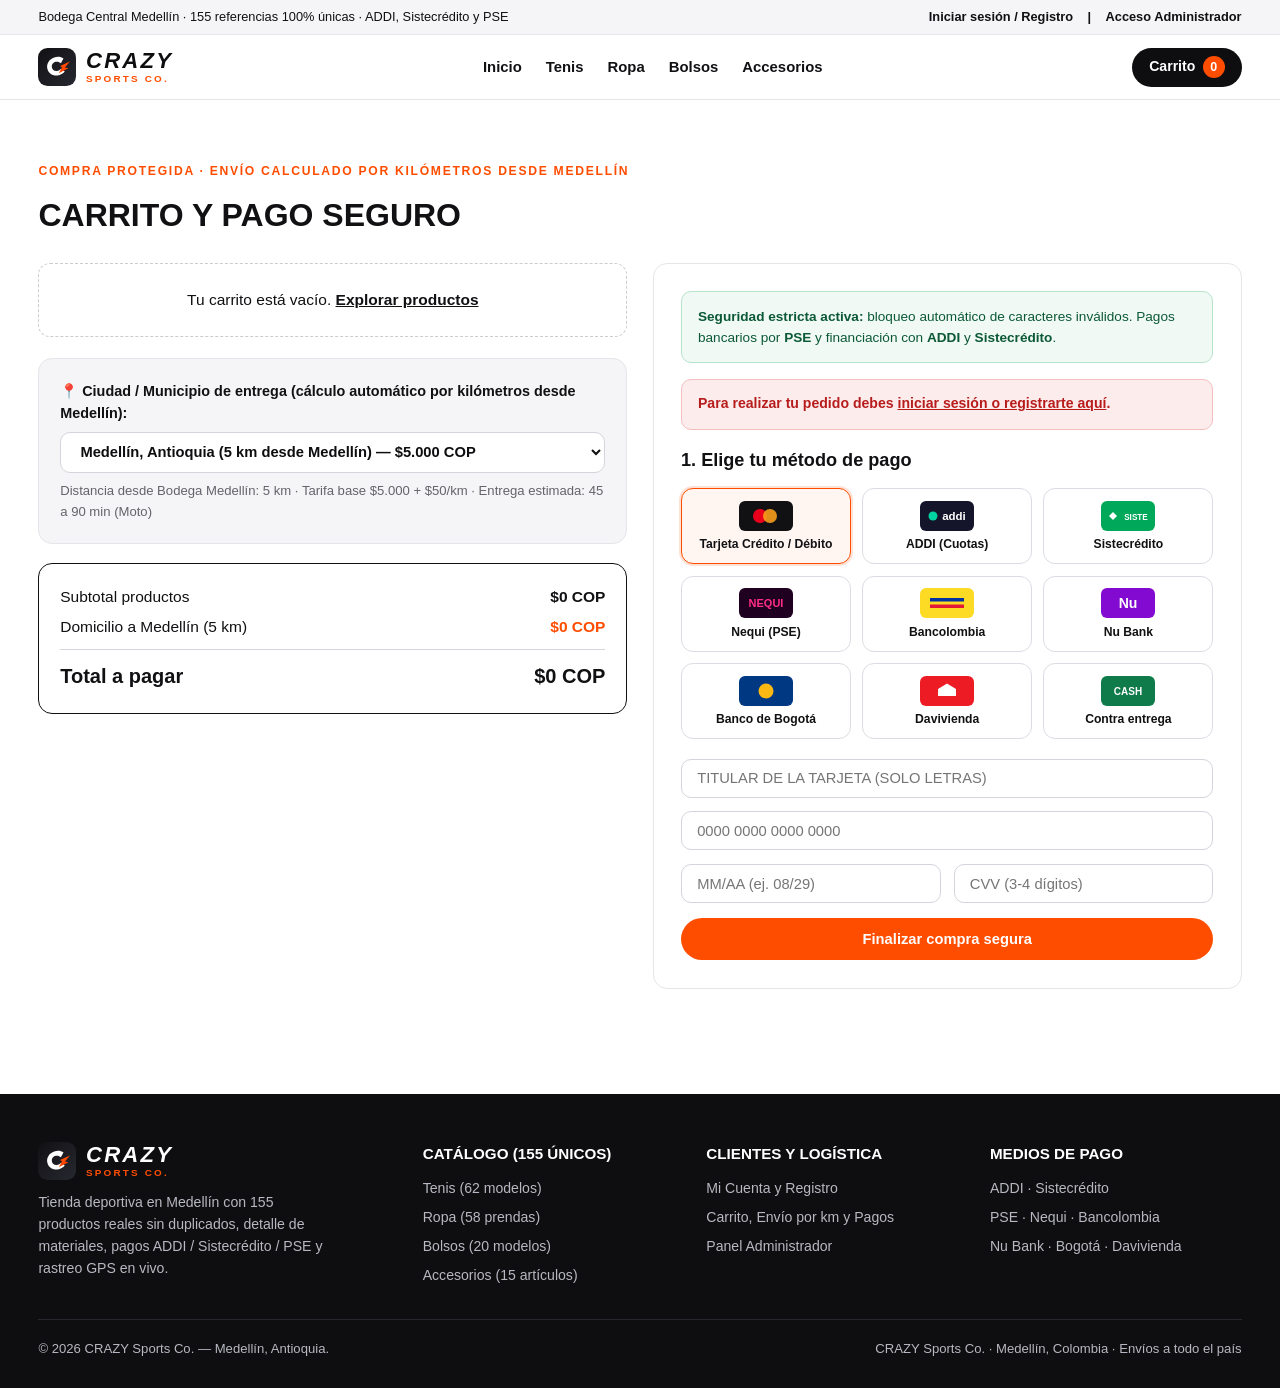
<file: crazy_store_web/checkout.html>
<!DOCTYPE html>
<html lang="es">
<head>
  <meta charset="UTF-8"><meta name="viewport" content="width=device-width, initial-scale=1.0">
  <title>Carrito y Pago Seguro | CRAZY</title>
  <link rel="stylesheet" href="css/styles.css">
</head>
<body>
  <div class="top-utility">
    <div class="contenedor top-utility-in">
      <span>Bodega Central Medellín · 155 referencias 100% únicas · ADDI, Sistecrédito y PSE</span>
      <div class="top-utility-links">
        <a href="cuenta.html" id="nav-user-label">Iniciar sesión / Registro</a>
        <span>|</span>
        <a href="admin.html">Acceso Administrador</a>
      </div>
    </div>
  </div>
  <header class="navbar">
    <div class="contenedor navbar-in">
      <a href="index.html" class="logo-crazy">
        <svg width="38" height="38" viewBox="0 0 44 44" fill="none" aria-hidden="true">
  <defs>
    <linearGradient id="crzGrad" x1="0" y1="0" x2="44" y2="44" gradientUnits="userSpaceOnUse">
      <stop offset="0%" stop-color="#111114"/><stop offset="100%" stop-color="#272730"/>
    </linearGradient>
    <linearGradient id="crzBolt" x1="18" y1="8" x2="36" y2="34" gradientUnits="userSpaceOnUse">
      <stop offset="0%" stop-color="#FF6B00"/><stop offset="100%" stop-color="#FF2E00"/>
    </linearGradient>
  </defs>
  <rect width="44" height="44" rx="11" fill="url(#crzGrad)"/>
  <path d="M29.5 12.2C26.8 10.1 22.8 9.6 18.8 10.9C13.2 12.7 9.8 17.8 10.7 23.4C11.6 28.8 16.7 32.5 22.7 31.8C26.2 31.4 29 29.7 31 27.3L26.8 24C25.5 25.5 23.8 26.4 21.7 26.5C18.4 26.7 16.1 24.7 16 21.6C15.9 18.4 18.4 16 21.8 16C23.7 16 25.3 16.7 26.5 17.8L29.5 12.2Z" fill="#FFFFFF"/>
  <path d="M25.5 20.8L37 15.5L31.2 22.6L35.2 23.4L24 29.2L27.8 22.4L25.5 20.8Z" fill="url(#crzBolt)"/>
</svg>
        <span class="logo-wordmark"><span class="logo-main">CRAZY</span><span class="logo-sub">Sports Co.</span></span>
      </a>
      <nav aria-label="Navegación principal">
        <ul class="nav-links">
          <li><a href="index.html">Inicio</a></li>
          <li><a href="tenis.html">Tenis</a></li>
          <li><a href="ropa.html">Ropa</a></li>
          <li><a href="bolsos.html">Bolsos</a></li>
          <li><a href="accesorios.html">Accesorios</a></li>
        </ul>
      </nav>
      <div class="nav-actions">
        <a href="checkout.html" class="btn-cart">Carrito <span class="badge-count" id="nav-cart-count">0</span></a>
      </div>
    </div>
  </header>
  <main class="seccion">
    <div class="contenedor">
      <span class="kicker">Compra protegida · Envío calculado por kilómetros desde Medellín</span>
      <h1 style="font-family:var(--fuente-display); font-size:2rem; text-transform:uppercase; margin-bottom:1.4rem;">Carrito y Pago Seguro</h1>

      <div class="grid-2" style="align-items:start;">
        <section>
          <div id="cart-items" style="display:flex; flex-direction:column; gap:0.85rem; margin-bottom:1.3rem;"></div>

          <div style="background:#f5f5f7; border:1.5px solid #e5e5ea; border-radius:14px; padding:1.3rem; margin-bottom:1.2rem;">
            <label for="checkout-city" style="display:block; font-weight:800; font-size:0.9rem; margin-bottom:0.45rem;">📍 Ciudad / Municipio de entrega (cálculo automático por kilómetros desde Medellín):</label>
            <select id="checkout-city" style="width:100%; font-weight:700; margin-bottom:0.55rem;"></select>
            <p id="checkout-city-meta" class="prod-meta"></p>
          </div>

          <div style="background:#ffffff; border:1.5px solid #111114; border-radius:14px; padding:1.3rem;">
            <div style="display:flex; justify-content:space-between; margin-bottom:0.4rem;">
              <span>Subtotal productos</span><strong id="c-subtotal">$0 COP</strong>
            </div>
            <div style="display:flex; justify-content:space-between; margin-bottom:0.6rem;">
              <span id="c-envio-lbl">Domicilio (calculado por km)</span><strong id="c-envio" style="color:#ff4d00;">$0 COP</strong>
            </div>
            <div style="display:flex; justify-content:space-between; font-size:1.25rem; border-top:1px solid #d5d5dc; padding-top:0.7rem;">
              <strong>Total a pagar</strong><strong id="c-total">$0 COP</strong>
            </div>
          </div>
        </section>

        <section style="border:1px solid #e5e5ea; border-radius:14px; padding:1.7rem;">
          <div class="security-box">
            <strong>Seguridad estricta activa:</strong> bloqueo automático de caracteres inválidos. Pagos bancarios por <strong>PSE</strong> y financiación con <strong>ADDI</strong> y <strong>Sistecrédito</strong>.
          </div>
          <div id="user-warning" class="alert-msg err" style="margin-top:0; margin-bottom:1rem;">
            Para realizar tu pedido debes <a href="cuenta.html" style="text-decoration:underline;">iniciar sesión o registrarte aquí</a>.
          </div>

          <h3 style="margin-bottom:0.35rem;">1. Elige tu método de pago</h3>
          <div class="bank-grid" id="bank-grid">
            <div class="bank-option selected" data-method="Tarjeta" data-bank="Crédito / Débito">
              <svg width="54" height="30" viewBox="0 0 54 30"><rect width="54" height="30" rx="6" fill="#111114"/><circle cx="21" cy="15" r="7" fill="#EB001B"/><circle cx="31" cy="15" r="7" fill="#F79E1B" fill-opacity="0.9"/></svg>
              <span class="bank-name">Tarjeta Crédito / Débito</span>
            </div>
            <div class="bank-option" data-method="ADDI" data-bank="ADDI">
              <svg width="54" height="30" viewBox="0 0 54 30"><rect width="54" height="30" rx="6" fill="#14142B"/><circle cx="13" cy="15" r="4.5" fill="#00D2A0"/><text x="34" y="19" text-anchor="middle" fill="#FFFFFF" font-family="Arial" font-weight="900" font-size="11.5">addi</text></svg>
              <span class="bank-name">ADDI (Cuotas)</span>
            </div>
            <div class="bank-option" data-method="Sistecredito" data-bank="Sistecrédito">
              <svg width="54" height="30" viewBox="0 0 54 30"><rect width="54" height="30" rx="6" fill="#00A859"/><path d="M8 15L12 11L16 15L12 19Z" fill="#FFFFFF"/><text x="35" y="18.5" text-anchor="middle" fill="#FFFFFF" font-family="Arial" font-weight="900" font-size="8.2">SISTE</text></svg>
              <span class="bank-name">Sistecrédito</span>
            </div>
            <div class="bank-option" data-method="PSE" data-bank="Nequi">
              <svg width="54" height="30" viewBox="0 0 54 30"><rect width="54" height="30" rx="6" fill="#200020"/><text x="27" y="19" text-anchor="middle" fill="#FF2D85" font-family="Arial" font-weight="900" font-size="11">NEQUI</text></svg>
              <span class="bank-name">Nequi (PSE)</span>
            </div>
            <div class="bank-option" data-method="PSE" data-bank="Bancolombia">
              <svg width="54" height="30" viewBox="0 0 54 30"><rect width="54" height="30" rx="6" fill="#FDDA24"/><rect x="10" y="10" width="34" height="3.5" fill="#0033A0"/><rect x="10" y="16.5" width="34" height="3.5" fill="#E31937"/></svg>
              <span class="bank-name">Bancolombia</span>
            </div>
            <div class="bank-option" data-method="PSE" data-bank="Nu Bank">
              <svg width="54" height="30" viewBox="0 0 54 30"><rect width="54" height="30" rx="6" fill="#820AD1"/><text x="27" y="20" text-anchor="middle" fill="#FFFFFF" font-family="Arial" font-weight="900" font-size="14">Nu</text></svg>
              <span class="bank-name">Nu Bank</span>
            </div>
            <div class="bank-option" data-method="PSE" data-bank="Banco de Bogotá">
              <svg width="54" height="30" viewBox="0 0 54 30"><rect width="54" height="30" rx="6" fill="#003882"/><circle cx="27" cy="15" r="7.5" fill="#FDB913"/></svg>
              <span class="bank-name">Banco de Bogotá</span>
            </div>
            <div class="bank-option" data-method="PSE" data-bank="Banco Davivienda">
              <svg width="54" height="30" viewBox="0 0 54 30"><rect width="54" height="30" rx="6" fill="#ED1C24"/><path d="M18 20V13L27 7.5L36 13V20H18Z" fill="#FFFFFF"/></svg>
              <span class="bank-name">Davivienda</span>
            </div>
            <div class="bank-option" data-method="Contra entrega" data-bank="Efectivo al recibir">
              <svg width="54" height="30" viewBox="0 0 54 30"><rect width="54" height="30" rx="6" fill="#0F7B4B"/><text x="27" y="19" text-anchor="middle" fill="#FFFFFF" font-family="Arial" font-weight="800" font-size="10">CASH</text></svg>
              <span class="bank-name">Contra entrega</span>
            </div>
          </div>

          <form id="form-pago" style="display:grid; gap:0.9rem;">
            <div id="sec-tarjeta" style="display:grid; gap:0.85rem;">
              <input type="text" id="t-titular" placeholder="TITULAR DE LA TARJETA (SOLO LETRAS)">
              <input type="text" id="t-numero" inputmode="numeric" maxlength="19" placeholder="0000 0000 0000 0000">
              <div class="grid-2" style="gap:0.8rem;">
                <input type="text" id="t-exp" inputmode="numeric" maxlength="5" placeholder="MM/AA (ej. 08/29)">
                <input type="password" id="t-cvv" inputmode="numeric" maxlength="4" placeholder="CVV (3-4 dígitos)">
              </div>
            </div>
            <div id="sec-credito" style="display:none; gap:0.85rem;">
              <div class="cuotas-box" id="credito-plan-info"></div>
              <select id="cr-cuotas"><option value="3">3 cuotas (0% interés)</option><option value="4">4 cuotas</option><option value="6">6 cuotas</option></select>
              <input type="text" id="cr-doc" inputmode="numeric" maxlength="10" placeholder="Cédula del titular (solo dígitos)">
              <input type="text" id="cr-cel" inputmode="numeric" maxlength="10" placeholder="Celular (10 dígitos, inicia en 3)">
            </div>
            <div id="sec-pse" style="display:none; gap:0.85rem;">
              <p class="prod-meta" id="pse-bank-desc" style="font-weight:700; color:#111114;"></p>
              <input type="text" id="p-doc" inputmode="numeric" maxlength="10" placeholder="Cédula (solo dígitos)">
              <input type="text" id="p-cel" inputmode="numeric" maxlength="10" placeholder="Celular (10 dígitos, inicia en 3)">
            </div>
            <div id="sec-contra" style="display:none;">
              <p class="prod-meta">El domiciliario cobrará el total en <strong>efectivo</strong> al entregar tu pedido.</p>
            </div>
            <button type="submit" class="btn btn-acento" id="btn-pagar" style="width:100%;">Finalizar compra segura</button>
            <div id="pago-msg" class="alert-msg"></div>
          </form>
        </section>
      </div>
    </div>
  </main>
  <footer class="footer">
    <div class="contenedor">
      <div class="footer-grid">
        <div>
          <a href="index.html" class="logo-crazy" style="color:#ffffff; margin-bottom:0.75rem;">
            <svg width="38" height="38" viewBox="0 0 44 44" fill="none" aria-hidden="true">
  <defs>
    <linearGradient id="crzGrad" x1="0" y1="0" x2="44" y2="44" gradientUnits="userSpaceOnUse">
      <stop offset="0%" stop-color="#111114"/><stop offset="100%" stop-color="#272730"/>
    </linearGradient>
    <linearGradient id="crzBolt" x1="18" y1="8" x2="36" y2="34" gradientUnits="userSpaceOnUse">
      <stop offset="0%" stop-color="#FF6B00"/><stop offset="100%" stop-color="#FF2E00"/>
    </linearGradient>
  </defs>
  <rect width="44" height="44" rx="11" fill="url(#crzGrad)"/>
  <path d="M29.5 12.2C26.8 10.1 22.8 9.6 18.8 10.9C13.2 12.7 9.8 17.8 10.7 23.4C11.6 28.8 16.7 32.5 22.7 31.8C26.2 31.4 29 29.7 31 27.3L26.8 24C25.5 25.5 23.8 26.4 21.7 26.5C18.4 26.7 16.1 24.7 16 21.6C15.9 18.4 18.4 16 21.8 16C23.7 16 25.3 16.7 26.5 17.8L29.5 12.2Z" fill="#FFFFFF"/>
  <path d="M25.5 20.8L37 15.5L31.2 22.6L35.2 23.4L24 29.2L27.8 22.4L25.5 20.8Z" fill="url(#crzBolt)"/>
</svg>
            <span class="logo-wordmark"><span class="logo-main">CRAZY</span><span class="logo-sub">Sports Co.</span></span>
          </a>
          <p style="font-size:0.88rem; max-width:300px;">Tienda deportiva en Medellín con 155 productos reales sin duplicados, detalle de materiales, pagos ADDI / Sistecrédito / PSE y rastreo GPS en vivo.</p>
        </div>
        <div>
          <h4>Catálogo (155 Únicos)</h4>
          <ul>
            <li><a href="tenis.html">Tenis (62 modelos)</a></li>
            <li><a href="ropa.html">Ropa (58 prendas)</a></li>
            <li><a href="bolsos.html">Bolsos (20 modelos)</a></li>
            <li><a href="accesorios.html">Accesorios (15 artículos)</a></li>
          </ul>
        </div>
        <div>
          <h4>Clientes y Logística</h4>
          <ul>
            <li><a href="cuenta.html">Mi Cuenta y Registro</a></li>
            <li><a href="checkout.html">Carrito, Envío por km y Pagos</a></li>
            <li><a href="admin.html">Panel Administrador</a></li>
          </ul>
        </div>
        <div>
          <h4>Medios de Pago</h4>
          <ul>
            <li>ADDI · Sistecrédito</li>
            <li>PSE · Nequi · Bancolombia</li>
            <li>Nu Bank · Bogotá · Davivienda</li>
          </ul>
        </div>
      </div>
      <div class="footer-bottom">
        <span>&copy; 2026 CRAZY Sports Co. — Medellín, Antioquia.</span>
        <span>CRAZY Sports Co. · Medellín, Colombia · Envíos a todo el país</span>
      </div>
    </div>
  </footer>
  <script src="js/database.js"></script><script src="js/app.js"></script>
  <script>
    let metodo = 'Tarjeta', banco = 'Crédito / Débito';
    const cities = CrazyDB.getCities();
    const citySel = document.getElementById('checkout-city');
    cities.forEach(c => {
      const o = document.createElement('option');
      o.value = c.id;
      o.textContent = `${c.ciudad}, ${c.depto} (${c.km} km desde Medellín) — ${CrazyUI.cop(c.costo)}`;
      citySel.appendChild(o);
    });

    function getCurrentCity() { return cities.find(c => c.id === citySel.value) || cities[0]; }

    function updateCreditoPreview() {
      const cart = CrazyDB.getCarrito();
      const city = getCurrentCity();
      const total = cart.reduce((s, i) => s + i.precio * i.cantidad, 0) + (cart.length ? city.costo : 0);
      const cuotas = Number(document.getElementById('cr-cuotas').value || 3);
      document.getElementById('credito-plan-info').innerHTML = `<strong>${banco}:</strong> ${cuotas} cuotas de <strong>${CrazyUI.cop(Math.round(total / cuotas))}</strong> (incluye envío por ${city.km} km).`;
    }

    function renderCart() {
      const cart = CrazyDB.getCarrito();
      const wrap = document.getElementById('cart-items');
      wrap.innerHTML = '';
      if (!cart.length) {
        wrap.innerHTML = '<div style="padding:1.5rem; border:1px dashed #ccc; border-radius:12px; text-align:center;">Tu carrito está vacío. <a href="tenis.html" style="text-decoration:underline; font-weight:700;">Explorar productos</a></div>';
      } else {
        cart.forEach((item, idx) => {
          const row = document.createElement('div');
          row.style.cssText = 'display:flex; gap:1rem; align-items:center; border:1px solid #e5e5ea; border-radius:12px; padding:0.85rem;';
          row.innerHTML = `<img src="${item.imagen}" onerror="this.onerror=null;this.src='${item.fallback}';" style="width:70px; height:70px; object-fit:contain; background:#f5f5f7; border-radius:8px; padding:4px;">
            <div style="flex:1;"><div style="font-weight:800; font-size:0.92rem;">${item.nombre}</div><div class="prod-meta">Talla: ${item.talla} · ${CrazyUI.cop(item.precio)}</div>
            <div style="display:flex; gap:0.45rem; align-items:center; margin-top:0.4rem;">
              <button type="button" class="page-btn" data-act="dec" data-i="${idx}">-</button><strong>${item.cantidad}</strong>
              <button type="button" class="page-btn" data-act="inc" data-i="${idx}">+</button>
              <button type="button" class="page-btn" data-act="del" data-i="${idx}" style="color:#c62828;">Quitar</button>
            </div></div><strong>${CrazyUI.cop(item.precio * item.cantidad)}</strong>`;
          wrap.appendChild(row);
        });
        wrap.querySelectorAll('button[data-act]').forEach(b => {
          b.onclick = () => {
            const c = CrazyDB.getCarrito(), i = Number(b.dataset.i);
            if (b.dataset.act === 'inc') c[i].cantidad++;
            if (b.dataset.act === 'dec') { c[i].cantidad--; if (c[i].cantidad <= 0) c.splice(i, 1); }
            if (b.dataset.act === 'del') c.splice(i, 1);
            CrazyDB.saveCarrito(c); CrazyUI.updateHeader(); renderCart();
          };
        });
      }
      const city = getCurrentCity();
      const sub = cart.reduce((s, i) => s + i.precio * i.cantidad, 0);
      const env = cart.length ? city.costo : 0;
      document.getElementById('checkout-city-meta').textContent = `Distancia desde Bodega Medellín: ${city.km} km · Tarifa base $5.000 + $50/km · Entrega estimada: ${city.tiempo}`;
      document.getElementById('c-subtotal').textContent = CrazyUI.cop(sub);
      document.getElementById('c-envio-lbl').textContent = `Domicilio a ${city.ciudad} (${city.km} km)`;
      document.getElementById('c-envio').textContent = CrazyUI.cop(env);
      document.getElementById('c-total').textContent = CrazyUI.cop(sub + env);
      updateCreditoPreview();
    }

    citySel.onchange = renderCart;
    document.getElementById('cr-cuotas').onchange = updateCreditoPreview;
    document.getElementById('t-titular').addEventListener('input', e => { e.target.value = e.target.value.replace(/[^a-zA-ZáéíóúÁÉÍÓÚñÑ\s]/g, '').toUpperCase(); });
    document.getElementById('t-numero').addEventListener('input', e => { const d = e.target.value.replace(/[^0-9]/g, '').slice(0, 16); e.target.value = d.replace(/(.{4})/g, '$1 ').trim(); });
    document.getElementById('t-exp').addEventListener('input', e => { let d = e.target.value.replace(/[^0-9]/g, '').slice(0, 4); if (d.length >= 3) d = d.slice(0, 2) + '/' + d.slice(2); e.target.value = d; });
    ['t-cvv', 'p-doc', 'p-cel', 'cr-doc', 'cr-cel'].forEach(id => {
      const max = id === 't-cvv' ? 4 : 10;
      document.getElementById(id).addEventListener('input', e => { e.target.value = e.target.value.replace(/[^0-9]/g, '').slice(0, max); });
    });

    document.querySelectorAll('.bank-option').forEach(opt => {
      opt.onclick = () => {
        document.querySelectorAll('.bank-option').forEach(x => x.classList.remove('selected'));
        opt.classList.add('selected');
        metodo = opt.dataset.method; banco = opt.dataset.bank;
        document.getElementById('sec-tarjeta').style.display = metodo === 'Tarjeta' ? 'grid' : 'none';
        document.getElementById('sec-credito').style.display = (metodo === 'ADDI' || metodo === 'Sistecredito') ? 'grid' : 'none';
        document.getElementById('sec-pse').style.display = metodo === 'PSE' ? 'grid' : 'none';
        document.getElementById('sec-contra').style.display = metodo === 'Contra entrega' ? 'block' : 'none';
        document.getElementById('pse-bank-desc').textContent = `Entidad seleccionada: ${banco} (certificación PSE).`;
        document.getElementById('btn-pagar').textContent = metodo === 'PSE' ? `Ir a PSE (${banco})` : (metodo === 'ADDI' || metodo === 'Sistecredito') ? `Pagar con ${banco}` : 'Finalizar compra segura';
        updateCreditoPreview();
      };
    });

    const ses = CrazyDB.getSesion();
    if (ses) {
      document.getElementById('user-warning').style.display = 'none';
      document.getElementById('p-doc').value = ses.cedula || '';
      document.getElementById('cr-doc').value = ses.cedula || '';
    }

    document.getElementById('form-pago').onsubmit = e => {
      e.preventDefault();
      const msg = document.getElementById('pago-msg'), cart = CrazyDB.getCarrito(), user = CrazyDB.getSesion(), city = getCurrentCity();
      if (!user) { msg.className = 'alert-msg err'; msg.textContent = 'Debes iniciar sesión antes de pagar.'; return; }
      if (!cart.length) { msg.className = 'alert-msg err'; msg.textContent = 'Tu carrito está vacío.'; return; }

      if (metodo === 'Tarjeta') {
        const tit = document.getElementById('t-titular').value.trim(), num = document.getElementById('t-numero').value.replace(/\s/g, ''), exp = document.getElementById('t-exp').value, cvv = document.getElementById('t-cvv').value;
        if (tit.length < 4 || num.length !== 16 || !/^(0[1-9]|1[0-2])\/[2-9][0-9]$/.test(exp) || cvv.length < 3) { msg.className = 'alert-msg err'; msg.textContent = 'Verifica los datos de tu tarjeta.'; return; }
        const ped = CrazyDB.registrarPedido({ nombre: user.nombre, cedula: user.cedula, correo: user.correo, direccion: user.direccion, city, metodo: 'Tarjeta', banco: 'Tarjeta •••• ' + num.slice(-4), cus: 'CARD-' + Math.floor(100000 + Math.random() * 900000) });
        msg.className = 'alert-msg ok'; msg.innerHTML = `¡Pago aprobado! Pedido <strong>${ped.codigo}</strong> salió con domiciliario ${ped.domiciliario}. <a href="admin.html" style="text-decoration:underline;">Seguir GPS</a>`;
        CrazyUI.updateHeader(); renderCart(); return;
      }
      if (metodo === 'ADDI' || metodo === 'Sistecredito') {
        const doc = document.getElementById('cr-doc').value.trim(), cel = document.getElementById('cr-cel').value.trim(), cuotas = document.getElementById('cr-cuotas').value;
        if (doc.length < 6 || !/^3[0-9]{9}$/.test(cel)) { msg.className = 'alert-msg err'; msg.textContent = 'Ingresa cédula y celular válidos.'; return; }
        const ped = CrazyDB.registrarPedido({ nombre: user.nombre, cedula: doc, correo: user.correo, direccion: user.direccion, city, metodo: `${banco} (${cuotas} cuotas)`, banco, cus: (metodo === 'ADDI' ? 'ADDI-' : 'SISTE-') + Math.floor(100000 + Math.random() * 900000) });
        msg.className = 'alert-msg ok'; msg.innerHTML = `¡Crédito ${banco} aprobado! Pedido <strong>${ped.codigo}</strong> en ruta GPS. <a href="admin.html" style="text-decoration:underline;">Ver mapa</a>`;
        CrazyUI.updateHeader(); renderCart(); return;
      }
      if (metodo === 'PSE') {
        const doc = document.getElementById('p-doc').value.trim(), cel = document.getElementById('p-cel').value.trim();
        if (doc.length < 6 || !/^3[0-9]{9}$/.test(cel)) { msg.className = 'alert-msg err'; msg.textContent = 'Ingresa cédula y celular válidos.'; return; }
        const total = cart.reduce((s, i) => s + i.precio * i.cantidad, 0) + city.costo;
        sessionStorage.setItem('crazy_pse_pending', JSON.stringify({ banco, doc, cel, total, city }));
        window.location.href = 'pse.html'; return;
      }
      const ped = CrazyDB.registrarPedido({ nombre: user.nombre, cedula: user.cedula, correo: user.correo, direccion: user.direccion, city, metodo: 'Contra entrega', banco: 'Efectivo', cus: 'COD-' + Math.floor(100000 + Math.random() * 900000) });
      msg.className = 'alert-msg ok'; msg.innerHTML = `¡Pedido <strong>${ped.codigo}</strong> confirmado contra entrega (Efectivo)! <a href="admin.html" style="text-decoration:underline;">Ver mapa GPS</a>`;
      CrazyUI.updateHeader(); renderCart();
    };
    renderCart();
  </script>
</body>
</html>
</file>
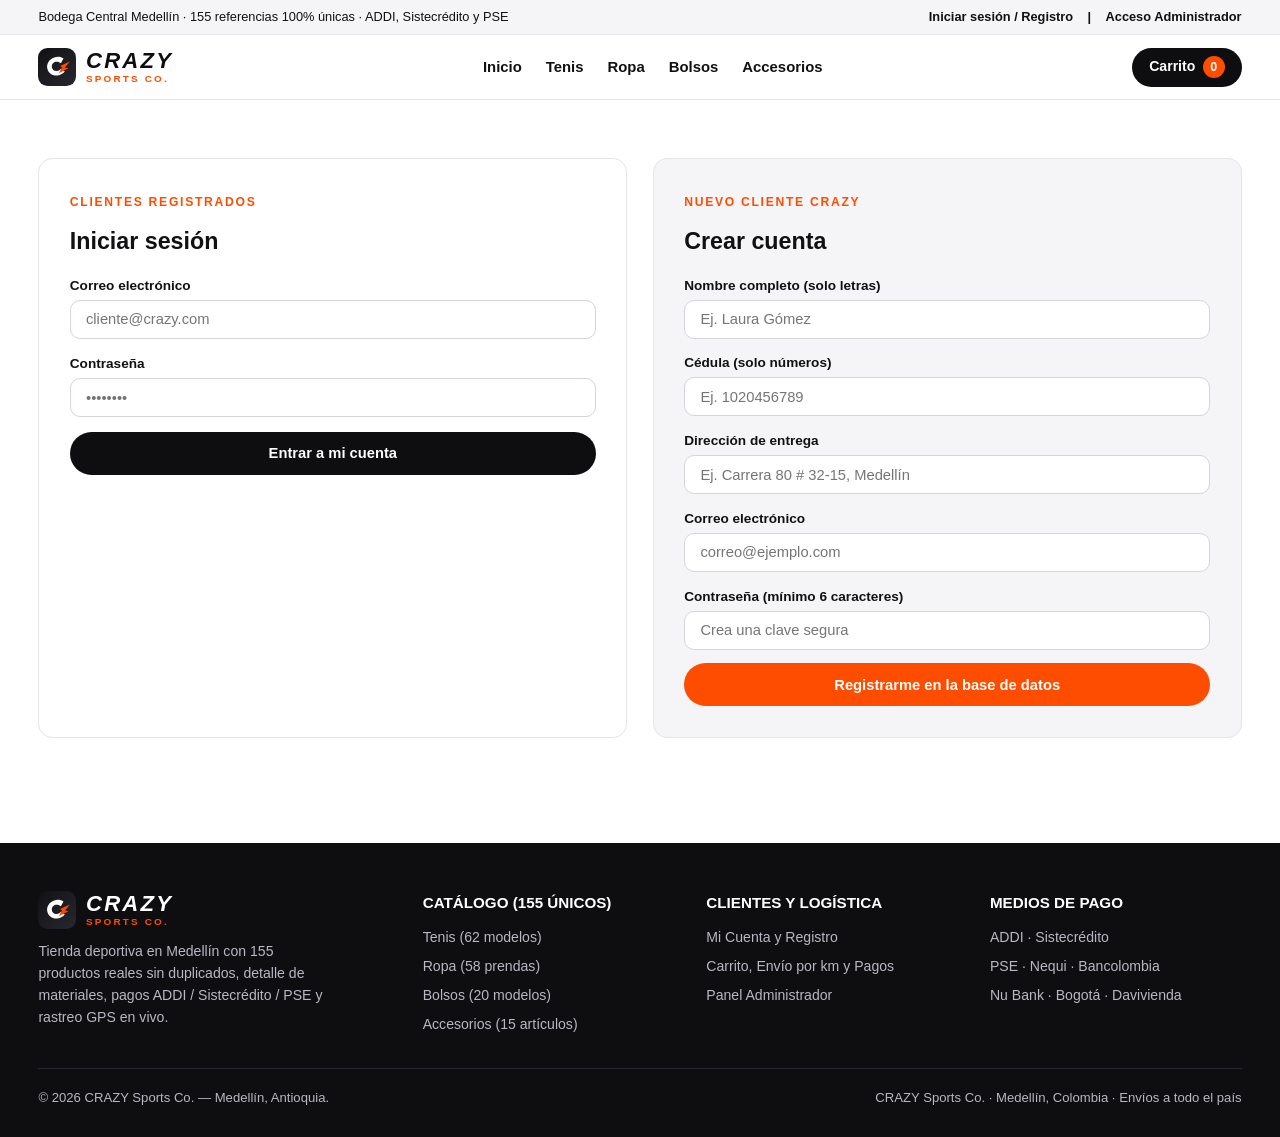
<file: crazy_store_web/cuenta.html>
<!DOCTYPE html>
<html lang="es">
<head>
  <meta charset="UTF-8">
  <meta name="viewport" content="width=device-width, initial-scale=1.0">
  <title>Mi Cuenta | CRAZY</title>
  <link rel="stylesheet" href="css/styles.css">
</head>
<body>
  <div class="top-utility">
    <div class="contenedor top-utility-in">
      <span>Bodega Central Medellín · 155 referencias 100% únicas · ADDI, Sistecrédito y PSE</span>
      <div class="top-utility-links">
        <a href="cuenta.html" id="nav-user-label">Iniciar sesión / Registro</a>
        <span>|</span>
        <a href="admin.html">Acceso Administrador</a>
      </div>
    </div>
  </div>
  <header class="navbar">
    <div class="contenedor navbar-in">
      <a href="index.html" class="logo-crazy">
        <svg width="38" height="38" viewBox="0 0 44 44" fill="none" aria-hidden="true">
  <defs>
    <linearGradient id="crzGrad" x1="0" y1="0" x2="44" y2="44" gradientUnits="userSpaceOnUse">
      <stop offset="0%" stop-color="#111114"/><stop offset="100%" stop-color="#272730"/>
    </linearGradient>
    <linearGradient id="crzBolt" x1="18" y1="8" x2="36" y2="34" gradientUnits="userSpaceOnUse">
      <stop offset="0%" stop-color="#FF6B00"/><stop offset="100%" stop-color="#FF2E00"/>
    </linearGradient>
  </defs>
  <rect width="44" height="44" rx="11" fill="url(#crzGrad)"/>
  <path d="M29.5 12.2C26.8 10.1 22.8 9.6 18.8 10.9C13.2 12.7 9.8 17.8 10.7 23.4C11.6 28.8 16.7 32.5 22.7 31.8C26.2 31.4 29 29.7 31 27.3L26.8 24C25.5 25.5 23.8 26.4 21.7 26.5C18.4 26.7 16.1 24.7 16 21.6C15.9 18.4 18.4 16 21.8 16C23.7 16 25.3 16.7 26.5 17.8L29.5 12.2Z" fill="#FFFFFF"/>
  <path d="M25.5 20.8L37 15.5L31.2 22.6L35.2 23.4L24 29.2L27.8 22.4L25.5 20.8Z" fill="url(#crzBolt)"/>
</svg>
        <span class="logo-wordmark"><span class="logo-main">CRAZY</span><span class="logo-sub">Sports Co.</span></span>
      </a>
      <nav aria-label="Navegación principal">
        <ul class="nav-links">
          <li><a href="index.html">Inicio</a></li>
          <li><a href="tenis.html">Tenis</a></li>
          <li><a href="ropa.html">Ropa</a></li>
          <li><a href="bolsos.html">Bolsos</a></li>
          <li><a href="accesorios.html">Accesorios</a></li>
        </ul>
      </nav>
      <div class="nav-actions">
        <a href="checkout.html" class="btn-cart">Carrito <span class="badge-count" id="nav-cart-count">0</span></a>
      </div>
    </div>
  </header>

  <main class="seccion">
    <div class="contenedor">
      <div id="sesion-activa-box" style="display:none; background:#f5f5f7; border:1px solid #e5e5ea; border-radius:14px; padding:1.6rem; margin-bottom:2rem;">
        <span class="kicker">Sesión activa</span>
        <h2 id="ses-nombre" style="margin-bottom:0.35rem;"></h2>
        <p id="ses-datos" class="prod-meta" style="margin-bottom:1.1rem;"></p>
        <div style="display:flex; gap:0.8rem; flex-wrap:wrap;">
          <a href="checkout.html" class="btn btn-acento">Ir a mi carrito</a>
          <a href="tenis.html" class="btn btn-negro">Seguir comprando</a>
          <button type="button" class="btn btn-borde" id="btn-logout">Cerrar sesión</button>
        </div>
      </div>

      <div class="grid-2">
        <section style="border:1px solid #e5e5ea; border-radius:14px; padding:1.9rem;">
          <span class="kicker">Clientes registrados</span>
          <h2 style="margin-bottom:1rem;">Iniciar sesión</h2>
          <form id="form-login" style="display:grid; gap:0.9rem;">
            <div>
              <label for="l-correo" style="display:block; font-weight:700; font-size:0.85rem; margin-bottom:0.25rem;">Correo electrónico</label>
              <input type="email" id="l-correo" required placeholder="cliente@crazy.com" style="width:100%;">
            </div>
            <div>
              <label for="l-pass" style="display:block; font-weight:700; font-size:0.85rem; margin-bottom:0.25rem;">Contraseña</label>
              <input type="password" id="l-pass" required placeholder="••••••••" style="width:100%;">
            </div>
            <button type="submit" class="btn btn-negro">Entrar a mi cuenta</button>
            <div id="login-msg" class="alert-msg"></div>
          </form>
        </section>

        <section style="background:#f5f5f7; border:1px solid #e5e5ea; border-radius:14px; padding:1.9rem;">
          <span class="kicker">Nuevo cliente CRAZY</span>
          <h2 style="margin-bottom:1rem;">Crear cuenta</h2>
          <form id="form-reg" style="display:grid; gap:0.85rem;">
            <div>
              <label for="r-nombre" style="display:block; font-weight:700; font-size:0.85rem; margin-bottom:0.25rem;">Nombre completo (solo letras)</label>
              <input type="text" id="r-nombre" required placeholder="Ej. Laura Gómez" style="width:100%;">
            </div>
            <div>
              <label for="r-cedula" style="display:block; font-weight:700; font-size:0.85rem; margin-bottom:0.25rem;">Cédula (solo números)</label>
              <input type="text" id="r-cedula" required inputmode="numeric" maxlength="10" placeholder="Ej. 1020456789" style="width:100%;">
            </div>
            <div>
              <label for="r-dir" style="display:block; font-weight:700; font-size:0.85rem; margin-bottom:0.25rem;">Dirección de entrega</label>
              <input type="text" id="r-dir" required placeholder="Ej. Carrera 80 # 32-15, Medellín" style="width:100%;">
            </div>
            <div>
              <label for="r-correo" style="display:block; font-weight:700; font-size:0.85rem; margin-bottom:0.25rem;">Correo electrónico</label>
              <input type="email" id="r-correo" required placeholder="correo@ejemplo.com" style="width:100%;">
            </div>
            <div>
              <label for="r-pass" style="display:block; font-weight:700; font-size:0.85rem; margin-bottom:0.25rem;">Contraseña (mínimo 6 caracteres)</label>
              <input type="password" id="r-pass" required minlength="6" placeholder="Crea una clave segura" style="width:100%;">
            </div>
            <button type="submit" class="btn btn-acento">Registrarme en la base de datos</button>
            <div id="reg-msg" class="alert-msg"></div>
          </form>
        </section>
      </div>
    </div>
  </main>

  <footer class="footer">
    <div class="contenedor">
      <div class="footer-grid">
        <div>
          <a href="index.html" class="logo-crazy" style="color:#ffffff; margin-bottom:0.75rem;">
            <svg width="38" height="38" viewBox="0 0 44 44" fill="none" aria-hidden="true">
  <defs>
    <linearGradient id="crzGrad" x1="0" y1="0" x2="44" y2="44" gradientUnits="userSpaceOnUse">
      <stop offset="0%" stop-color="#111114"/><stop offset="100%" stop-color="#272730"/>
    </linearGradient>
    <linearGradient id="crzBolt" x1="18" y1="8" x2="36" y2="34" gradientUnits="userSpaceOnUse">
      <stop offset="0%" stop-color="#FF6B00"/><stop offset="100%" stop-color="#FF2E00"/>
    </linearGradient>
  </defs>
  <rect width="44" height="44" rx="11" fill="url(#crzGrad)"/>
  <path d="M29.5 12.2C26.8 10.1 22.8 9.6 18.8 10.9C13.2 12.7 9.8 17.8 10.7 23.4C11.6 28.8 16.7 32.5 22.7 31.8C26.2 31.4 29 29.7 31 27.3L26.8 24C25.5 25.5 23.8 26.4 21.7 26.5C18.4 26.7 16.1 24.7 16 21.6C15.9 18.4 18.4 16 21.8 16C23.7 16 25.3 16.7 26.5 17.8L29.5 12.2Z" fill="#FFFFFF"/>
  <path d="M25.5 20.8L37 15.5L31.2 22.6L35.2 23.4L24 29.2L27.8 22.4L25.5 20.8Z" fill="url(#crzBolt)"/>
</svg>
            <span class="logo-wordmark"><span class="logo-main">CRAZY</span><span class="logo-sub">Sports Co.</span></span>
          </a>
          <p style="font-size:0.88rem; max-width:300px;">Tienda deportiva en Medellín con 155 productos reales sin duplicados, detalle de materiales, pagos ADDI / Sistecrédito / PSE y rastreo GPS en vivo.</p>
        </div>
        <div>
          <h4>Catálogo (155 Únicos)</h4>
          <ul>
            <li><a href="tenis.html">Tenis (62 modelos)</a></li>
            <li><a href="ropa.html">Ropa (58 prendas)</a></li>
            <li><a href="bolsos.html">Bolsos (20 modelos)</a></li>
            <li><a href="accesorios.html">Accesorios (15 artículos)</a></li>
          </ul>
        </div>
        <div>
          <h4>Clientes y Logística</h4>
          <ul>
            <li><a href="cuenta.html">Mi Cuenta y Registro</a></li>
            <li><a href="checkout.html">Carrito, Envío por km y Pagos</a></li>
            <li><a href="admin.html">Panel Administrador</a></li>
          </ul>
        </div>
        <div>
          <h4>Medios de Pago</h4>
          <ul>
            <li>ADDI · Sistecrédito</li>
            <li>PSE · Nequi · Bancolombia</li>
            <li>Nu Bank · Bogotá · Davivienda</li>
          </ul>
        </div>
      </div>
      <div class="footer-bottom">
        <span>&copy; 2026 CRAZY Sports Co. — Medellín, Antioquia.</span>
        <span>CRAZY Sports Co. · Medellín, Colombia · Envíos a todo el país</span>
      </div>
    </div>
  </footer>
  <script src="js/database.js"></script>
  <script src="js/app.js"></script>
  <script>
    document.getElementById('r-cedula').addEventListener('input', e => { e.target.value = e.target.value.replace(/[^0-9]/g, '').slice(0, 10); });
    document.getElementById('r-nombre').addEventListener('input', e => { e.target.value = e.target.value.replace(/[^a-zA-ZáéíóúÁÉÍÓÚñÑ\s]/g, ''); });

    function checkSession() {
      const s = CrazyDB.getSesion();
      const box = document.getElementById('sesion-activa-box');
      if (s) {
        box.style.display = 'block';
        document.getElementById('ses-nombre').textContent = s.nombre;
        document.getElementById('ses-datos').textContent = `Cédula: ${s.cedula} · Correo: ${s.correo} · Dirección: ${s.direccion}`;
      } else {
        box.style.display = 'none';
      }
      CrazyUI.updateHeader();
    }

    document.getElementById('btn-logout').onclick = () => { CrazyDB.logout(); checkSession(); };
    document.getElementById('form-login').onsubmit = e => {
      e.preventDefault();
      const res = CrazyDB.login(document.getElementById('l-correo').value.trim(), document.getElementById('l-pass').value);
      const m = document.getElementById('login-msg');
      if (!res.ok) { m.className = 'alert-msg err'; m.textContent = res.msg; return; }
      m.className = 'alert-msg ok'; m.textContent = '¡Bienvenido de nuevo, ' + res.user.nombre + '!';
      checkSession();
    };
    document.getElementById('form-reg').onsubmit = e => {
      e.preventDefault();
      const ced = document.getElementById('r-cedula').value.trim();
      const m = document.getElementById('reg-msg');
      if (ced.length < 6) { m.className = 'alert-msg err'; m.textContent = 'Ingresa una cédula válida (6 a 10 dígitos).'; return; }
      const res = CrazyDB.registrarUsuario({
        nombre: document.getElementById('r-nombre').value.trim(), cedula: ced,
        direccion: document.getElementById('r-dir').value.trim(),
        correo: document.getElementById('r-correo').value.trim(), pass: document.getElementById('r-pass').value
      });
      if (!res.ok) { m.className = 'alert-msg err'; m.textContent = res.msg; return; }
      m.className = 'alert-msg ok'; m.textContent = 'Registro exitoso. Tus datos quedaron guardados en CRAZY.';
      e.target.reset();
      checkSession();
    };
    checkSession();
  </script>
</body>
</html>
</file>
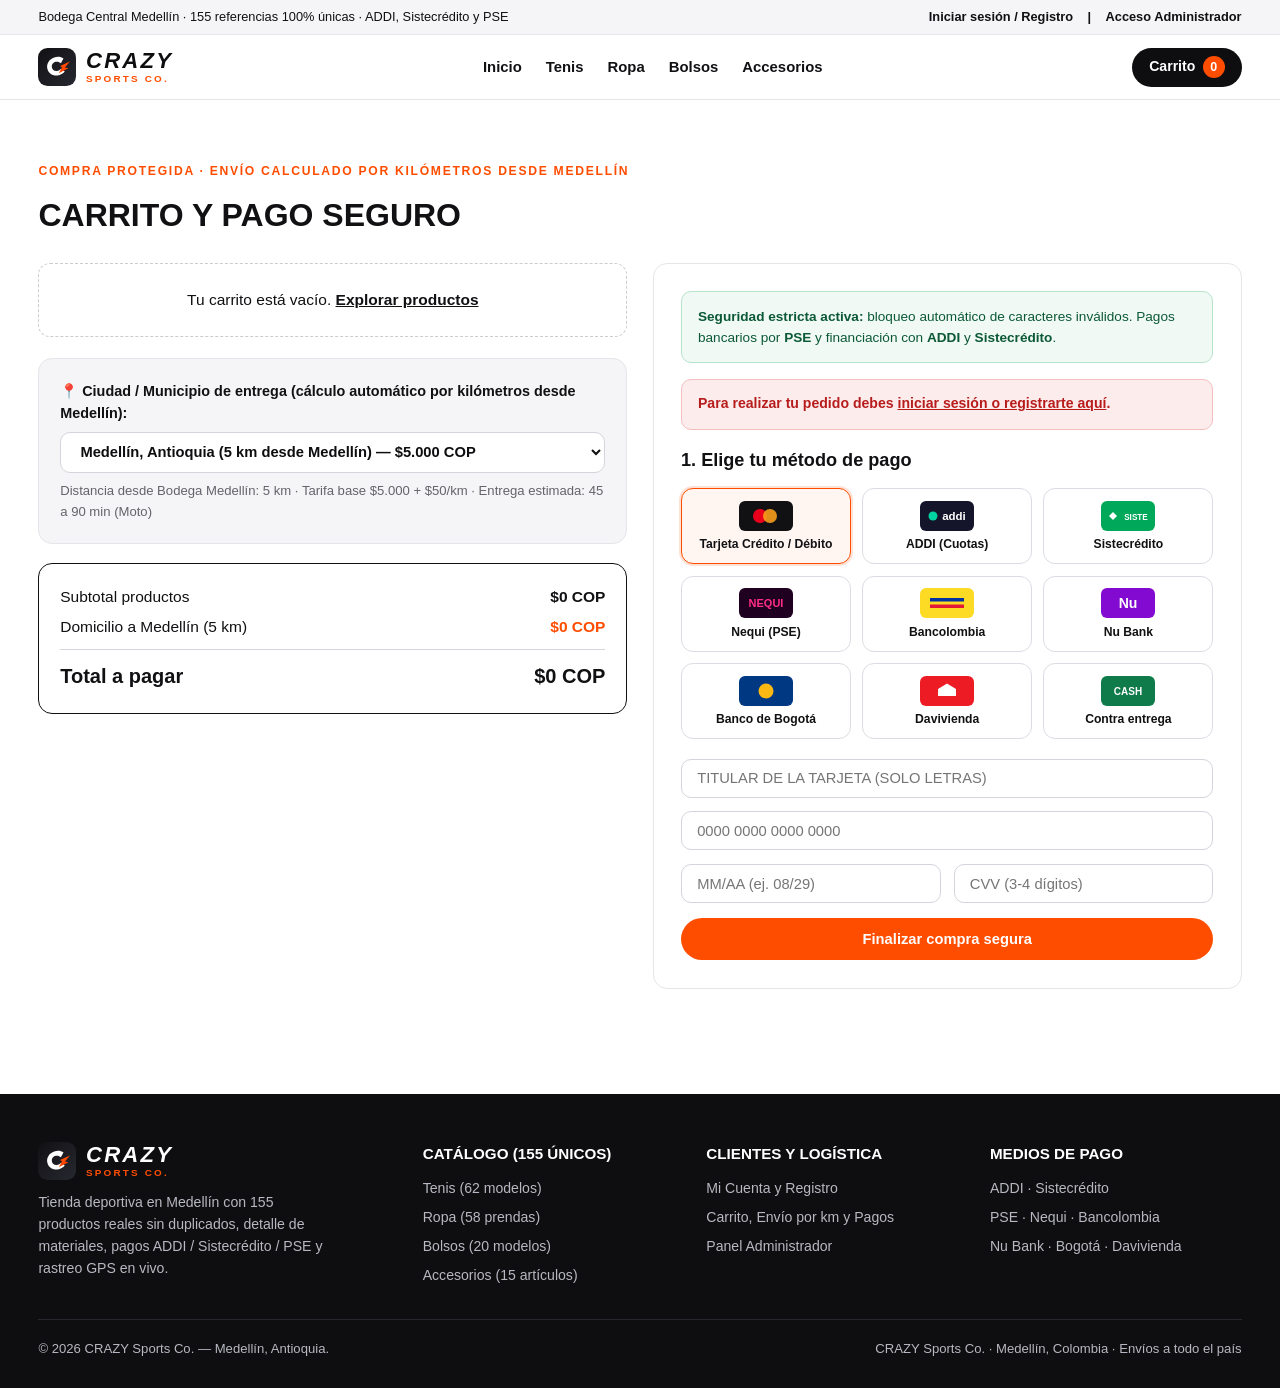
<file: crazy_store_web/pse.html>
<!DOCTYPE html>
<html lang="es">
<head>
  <meta charset="UTF-8">
  <meta name="viewport" content="width=device-width, initial-scale=1.0">
  <title>Certificación Bancaria PSE | CRAZY</title>
  <link rel="stylesheet" href="css/styles.css">
</head>
<body style="background:#f2f5f9;">
  <header style="background:#003366; color:#ffffff; padding:1rem 0; border-bottom:4px solid #f5b800;">
    <div class="contenedor" style="display:flex; justify-content:space-between; align-items:center;">
      <div style="display:flex; align-items:center; gap:0.75rem;">
        <div style="background:#ffffff; color:#003366; font-weight:900; padding:0.3rem 0.7rem; border-radius:6px;">PSE</div>
        <strong>Pagos Seguros en Línea · Certificación de Identidad</strong>
      </div>
      <span style="font-size:0.84rem;">Conexión cifrada TLS 1.3</span>
    </div>
  </header>
  <main class="seccion">
    <div class="contenedor" style="max-width:680px;">
      <div style="background:#ffffff; border:1px solid #d5dee8; border-radius:14px; padding:2rem; box-shadow:0 12px 30px rgba(0,51,102,0.08);">
        <span class="kicker" style="color:#003366;">Comercio verificado: CRAZY Sports Co.</span>
        <h1 style="font-size:1.55rem; margin-bottom:0.6rem;">Certificación de pago bancario</h1>
        <p class="prod-meta" style="margin-bottom:1.1rem;">Verifica el total (incluye envío desde Medellín) e ingresa tu clave dinámica de 6 dígitos.</p>
        <div style="background:#f5f8fc; border:1px solid #d5dee8; border-radius:10px; padding:1rem 1.2rem; margin-bottom:1.3rem; display:grid; gap:0.45rem; font-size:0.92rem;">
          <div><strong>Entidad financiera:</strong> <span id="pse-banco"></span></div>
          <div><strong>Código Único de Seguimiento (CUS):</strong> <span id="pse-cus"></span></div>
          <div><strong>Titular / Documento:</strong> <span id="pse-titular"></span></div>
          <div><strong>Destino envío:</strong> <span id="pse-zona"></span></div>
          <div style="font-size:1.1rem; padding-top:0.4rem; border-top:1px solid #d5dee8;"><strong>Valor total certificado:</strong> <span id="pse-total" style="color:#003366;"></span></div>
        </div>
        <form id="form-pse" style="display:grid; gap:0.95rem;">
          <div>
            <label for="pse-clave" style="display:block; font-weight:700; font-size:0.86rem; margin-bottom:0.3rem;">Clave dinámica bancaria (6 dígitos numéricos)</label>
            <input type="password" id="pse-clave" inputmode="numeric" maxlength="6" placeholder="Ej. 482910" required style="width:100%; letter-spacing:0.25em; font-size:1.1rem;">
          </div>
          <div style="display:flex; gap:0.8rem; flex-wrap:wrap;">
            <button type="submit" class="btn" style="background:#003366; color:#ffffff; flex:1;">Certificar y Autorizar Pago</button>
            <a href="checkout.html" class="btn btn-borde">Cancelar</a>
          </div>
          <div id="pse-msg" class="alert-msg"></div>
        </form>
      </div>
    </div>
  </main>
  <script src="js/database.js"></script>
  <script src="js/app.js"></script>
  <script>
    const pending = JSON.parse(sessionStorage.getItem('crazy_pse_pending') || 'null');
    const user = CrazyDB.getSesion();
    const cus = 'PSE-' + Math.floor(10000000 + Math.random() * 89999999);
    if (!pending || !user) { window.location.href = 'checkout.html'; }
    else {
      document.getElementById('pse-banco').textContent = pending.banco;
      document.getElementById('pse-cus').textContent = cus;
      document.getElementById('pse-titular').textContent = `${user.nombre} (CC ${pending.doc})`;
      document.getElementById('pse-zona').textContent = `${pending.city.ciudad + ', ' + pending.city.depto} (Envío: ${CrazyUI.cop(pending.city.costo)})`;
      document.getElementById('pse-total').textContent = CrazyUI.cop(pending.total);
    }
    document.getElementById('pse-clave').addEventListener('input', e => { e.target.value = e.target.value.replace(/[^0-9]/g, '').slice(0, 6); });
    document.getElementById('form-pse').onsubmit = e => {
      e.preventDefault();
      const clave = document.getElementById('pse-clave').value;
      const msg = document.getElementById('pse-msg');
      if (clave.length !== 6) { msg.className = 'alert-msg err'; msg.textContent = 'La clave dinámica debe tener 6 dígitos.'; return; }
      const ped = CrazyDB.registrarPedido({
        nombre: user.nombre, cedula: pending.doc, correo: user.correo, direccion: user.direccion,
        city: pending.city, metodo: 'PSE', banco: pending.banco, cus: cus
      });
      sessionStorage.removeItem('crazy_pse_pending');
      msg.className = 'alert-msg ok';
      msg.innerHTML = `¡Pago PSE certificado! CUS: <strong>${cus}</strong> · Pedido <strong>${ped.codigo}</strong> enviado a domiciliario. <a href="admin.html" style="text-decoration:underline; margin-left:6px;">Ver seguimiento</a>`;
      document.getElementById('form-pse').querySelector('button[type="submit"]').disabled = true;
    };
  </script>
</body>
</html>
</file>
<file: crazy_store_web/css/styles.css>
/* ==========================================================================
   CRAZY SPORTS STORE - Hoja de estilos principal (Estética editorial tipo Nike)
   Cumple Jerarquía, Contraste y Equilibrio con Variables CSS, Grid y Flexbox.
   ========================================================================== */
:root {
  --negro: #0e0e10;
  --negro-suave: #1c1c20;
  --blanco: #ffffff;
  --gris-fondo: #f5f5f7;
  --gris-borde: #e5e5ea;
  --texto: #111114;
  --texto-suave: #636369;
  --acento: #ff4d00;
  --acento-hover: #d93f00;
  --exito: #0f7b4b;
  --alerta: #d97706;
  --error: #c62828;
  --fuente-display: 'Helvetica Neue', 'Arial Black', 'Segoe UI', Arial, sans-serif;
  --fuente-cuerpo: 'Segoe UI', 'Helvetica Neue', Arial, sans-serif;
  --radio: 14px;
  --radio-pill: 999px;
  --max-w: 1280px;
}

*, *::before, *::after { box-sizing: border-box; margin: 0; padding: 0; }
html { scroll-behavior: smooth; }
body {
  font-family: var(--fuente-cuerpo);
  background: var(--blanco);
  color: var(--texto);
  line-height: 1.55;
  font-size: 15.5px;
}
img { max-width: 100%; display: block; }
a { color: inherit; text-decoration: none; }
.contenedor { width: min(94%, var(--max-w)); margin: 0 auto; }

/* Barra superior */
.top-utility { background: var(--gris-fondo); border-bottom: 1px solid var(--gris-borde); font-size: 0.8rem; }
.top-utility-in { display: flex; justify-content: space-between; align-items: center; padding: 0.45rem 0; gap: 1rem; flex-wrap: wrap; }
.top-utility-links { display: flex; align-items: center; gap: 0.9rem; font-weight: 600; }
.top-utility-links a:hover, .top-utility-links button:hover { color: var(--acento); }

/* Navbar principal */
.navbar { position: sticky; top: 0; z-index: 60; background: rgba(255,255,255,0.96); border-bottom: 1px solid var(--gris-borde); backdrop-filter: blur(10px); }
.navbar-in { display: flex; align-items: center; justify-content: space-between; gap: 1.2rem; padding: 0.8rem 0; }
.logo-crazy { display: inline-flex; align-items: center; gap: 0.6rem; color: var(--negro); }
.logo-wordmark { display: flex; flex-direction: column; line-height: 1; }
.logo-main { font-family: var(--fuente-display); font-weight: 900; font-size: 1.38rem; letter-spacing: 0.1em; font-style: italic; }
.logo-sub { font-size: 0.62rem; font-weight: 800; letter-spacing: 0.22em; color: var(--acento); text-transform: uppercase; margin-top: 2px; }

.nav-links { list-style: none; display: flex; align-items: center; gap: 1.5rem; }
.nav-links a, .nav-btn-envios {
  font-weight: 700; font-size: 0.93rem; padding-bottom: 0.25rem;
  border: none; background: transparent; cursor: pointer; font-family: inherit; color: inherit;
  border-bottom: 2px solid transparent; transition: all 0.2s ease;
}
.nav-links a:hover, .nav-links a.activo, .nav-btn-envios:hover { border-bottom-color: var(--acento); color: var(--acento); }
.nav-actions { display: flex; align-items: center; gap: 0.65rem; }
.btn-cart {
  display: inline-flex; align-items: center; gap: 0.45rem;
  background: var(--negro); color: var(--blanco);
  padding: 0.52rem 1.05rem; border-radius: var(--radio-pill); font-weight: 700; font-size: 0.88rem;
  transition: background 0.2s ease;
}
.btn-cart:hover { background: var(--acento); }
.badge-count { background: var(--acento); color: var(--blanco); padding: 0.08rem 0.48rem; border-radius: var(--radio-pill); font-size: 0.78rem; }

/* Botones */
.btn {
  display: inline-flex; align-items: center; justify-content: center; gap: 0.4rem;
  padding: 0.78rem 1.5rem; border-radius: var(--radio-pill); font-weight: 700; font-size: 0.92rem;
  border: 1.5px solid transparent; cursor: pointer; transition: all 0.2s ease; font-family: inherit;
}
.btn-negro { background: var(--negro); color: var(--blanco); }
.btn-negro:hover { background: #2c2c34; }
.btn-acento { background: var(--acento); color: var(--blanco); }
.btn-acento:hover { background: var(--acento-hover); }
.btn-borde { background: transparent; color: var(--negro); border-color: var(--negro); }
.btn-borde:hover { background: var(--negro); color: var(--blanco); }
.btn-sm { padding: 0.42rem 0.85rem; font-size: 0.8rem; }

/* Hero */
.hero-nike { background: linear-gradient(135deg, #0e0e10 0%, #1d1e24 100%); color: var(--blanco); padding: 3.4rem 0; }
.hero-grid { display: grid; grid-template-columns: 1fr 1.12fr; gap: 2.5rem; align-items: center; }
.kicker { display: inline-block; font-size: 0.76rem; font-weight: 800; letter-spacing: 0.14em; text-transform: uppercase; color: var(--acento); margin-bottom: 0.65rem; }
.hero-nike h1 { font-family: var(--fuente-display); font-size: clamp(2.2rem, 4.4vw, 3.6rem); line-height: 1.04; text-transform: uppercase; margin-bottom: 1rem; }
.hero-nike p { color: #d0d0d8; font-size: 1rem; max-width: 520px; margin-bottom: 1.5rem; }
.hero-media img { width: 100%; height: 410px; object-fit: cover; border-radius: 16px; box-shadow: 0 20px 40px rgba(0,0,0,0.35); }

/* Barra de marcas */
.brands-bar { background: var(--gris-fondo); border-bottom: 1px solid var(--gris-borde); padding: 1.15rem 0; }
.brands-flex { display: flex; flex-wrap: wrap; justify-content: space-between; align-items: center; gap: 0.75rem; }
.brand-pill {
  font-family: var(--fuente-display); font-weight: 800; font-size: 0.86rem; letter-spacing: 0.06em;
  text-transform: uppercase; padding: 0.45rem 0.95rem; border-radius: var(--radio-pill);
  background: var(--blanco); border: 1px solid var(--gris-borde); transition: all 0.2s ease;
}
.brand-pill:hover { background: var(--negro); color: var(--blanco); border-color: var(--negro); }

/* Secciones y grids */
.seccion { padding: 3.6rem 0; }
.sec-head { display: flex; justify-content: space-between; align-items: flex-end; gap: 1rem; margin-bottom: 1.8rem; flex-wrap: wrap; }
.sec-head h2 { font-family: var(--fuente-display); font-size: clamp(1.55rem, 2.7vw, 2.15rem); text-transform: uppercase; line-height: 1.12; }
.grid-2 { display: grid; grid-template-columns: repeat(2, 1fr); gap: 1.6rem; }
.grid-3 { display: grid; grid-template-columns: repeat(3, 1fr); gap: 1.4rem; }
.grid-4 { display: grid; grid-template-columns: repeat(4, 1fr); gap: 1.25rem; }

/* Tarjetas de producto */
.cat-card, .prod-card {
  background: var(--blanco); border: 1px solid var(--gris-borde); border-radius: var(--radio);
  overflow: hidden; display: flex; flex-direction: column; transition: transform 0.22s ease, box-shadow 0.22s ease;
}
.cat-card:hover, .prod-card:hover { transform: translateY(-4px); box-shadow: 0 14px 28px rgba(0,0,0,0.08); }
.prod-img-wrap { position: relative; aspect-ratio: 1 / 1; background: var(--gris-fondo); overflow: hidden; }
.prod-img-wrap img { width: 100%; height: 100%; object-fit: contain; padding: 12px; background: var(--gris-fondo); transition: transform 0.35s ease; }
.prod-card:hover .prod-img-wrap img, .cat-card:hover .prod-img-wrap img { transform: scale(1.05); }
.brand-tag {
  position: absolute; top: 10px; left: 10px; background: rgba(14,14,16,0.88); color: var(--blanco);
  font-size: 0.7rem; font-weight: 800; padding: 0.2rem 0.6rem; border-radius: var(--radio-pill); text-transform: uppercase;
}
.stock-tag {
  position: absolute; top: 10px; right: 10px; background: rgba(255,255,255,0.94); color: var(--exito);
  font-size: 0.7rem; font-weight: 800; padding: 0.2rem 0.55rem; border-radius: var(--radio-pill); border: 1px solid #d5eee0;
}
.card-body { padding: 1.05rem; display: flex; flex-direction: column; gap: 0.32rem; flex: 1; }
.prod-title { font-weight: 800; font-size: 0.94rem; line-height: 1.28; }
.prod-meta { font-size: 0.82rem; color: var(--texto-suave); }
.prod-price { font-weight: 900; font-size: 1.06rem; margin: 0.25rem 0 0.5rem; }

/* Filtros */
.filter-bar {
  background: var(--gris-fondo); border: 1px solid var(--gris-borde); border-radius: var(--radio);
  padding: 1.15rem; margin-bottom: 1.6rem; display: flex; flex-wrap: wrap; gap: 0.9rem; align-items: center; justify-content: space-between;
}
.filter-chips { display: flex; flex-wrap: wrap; gap: 0.45rem; }
.chip {
  background: var(--blanco); border: 1px solid #d4d4dc; color: var(--negro);
  padding: 0.42rem 0.9rem; border-radius: var(--radio-pill); font-size: 0.82rem; font-weight: 700; cursor: pointer;
}
.chip.activo, .chip:hover { background: var(--negro); color: var(--blanco); border-color: var(--negro); }
.search-controls { display: flex; gap: 0.6rem; flex-wrap: wrap; }
input[type="text"], input[type="email"], input[type="password"], input[type="search"], input[type="number"], select, textarea {
  padding: 0.66rem 0.95rem; border: 1.5px solid #d4d4dc; border-radius: 10px; font-family: inherit; font-size: 0.92rem; background: var(--blanco); color: var(--negro);
}
input:focus, select:focus, textarea:focus { outline: none; border-color: var(--acento); }

/* Paginación */
.paginacion { display: flex; justify-content: center; gap: 0.45rem; margin-top: 2rem; flex-wrap: wrap; }
.page-btn { padding: 0.45rem 0.88rem; border-radius: 8px; border: 1px solid #d4d4dc; background: var(--blanco); font-weight: 700; cursor: pointer; }
.page-btn.activo { background: var(--negro); color: var(--blanco); border-color: var(--negro); }

/* Modales */
.modal-bg {
  position: fixed; inset: 0; background: rgba(10,10,14,0.68); display: none;
  align-items: center; justify-content: center; padding: 1rem; z-index: 100;
}
.modal-bg.open { display: flex; }
.modal-card {
  background: var(--blanco); border-radius: 16px; max-width: 780px; width: 100%;
  display: grid; grid-template-columns: 1fr 1fr; overflow: hidden; position: relative; max-height: 92vh; overflow-y: auto;
}
.modal-card-single {
  background: var(--blanco); border-radius: 16px; max-width: 680px; width: 100%;
  padding: 1.8rem; position: relative; max-height: 90vh; overflow-y: auto;
}
.modal-close {
  position: absolute; top: 12px; right: 12px; width: 34px; height: 34px; border-radius: 50%;
  border: none; background: var(--negro); color: var(--blanco); font-size: 1.15rem; cursor: pointer; z-index: 5;
}
.tallas-grid { display: flex; flex-wrap: wrap; gap: 0.45rem; margin: 0.65rem 0 1rem; }
.talla-pill { padding: 0.42rem 0.78rem; border: 1.5px solid #d0d0d8; border-radius: 8px; background: var(--blanco); font-weight: 700; cursor: pointer; font-size: 0.85rem; }
.talla-pill.sel { background: var(--negro); color: var(--blanco); border-color: var(--negro); }

/* Bancos y pasarela */
.bank-grid { display: grid; grid-template-columns: repeat(3, 1fr); gap: 0.7rem; margin: 0.9rem 0 1.2rem; }
.bank-option {
  border: 1.5px solid #dcdce4; border-radius: 12px; padding: 0.72rem 0.55rem;
  display: flex; flex-direction: column; align-items: center; gap: 0.42rem; cursor: pointer;
  background: var(--blanco); text-align: center; transition: all 0.2s ease;
}
.bank-option:hover, .bank-option.selected { border-color: var(--acento); background: #fff6f2; box-shadow: 0 0 0 2px rgba(255,77,0,0.16); }
.bank-name { font-size: 0.76rem; font-weight: 800; line-height: 1.2; }
.security-box {
  background: #f0f9f4; border: 1px solid #b8e3cb; color: #0c5936;
  padding: 0.85rem 1rem; border-radius: 10px; font-size: 0.85rem; margin-bottom: 1rem;
}
.cuotas-box {
  background: #f4f2ff; border: 1px solid #d4ccff; color: #2b1e70;
  padding: 0.85rem 1rem; border-radius: 10px; font-size: 0.86rem;
}
.alert-msg { padding: 0.85rem 1rem; border-radius: 10px; font-weight: 700; font-size: 0.88rem; margin-top: 0.8rem; display: none; }
.alert-msg.ok { display: block; background: #e8f7ef; color: #0f7b4b; border: 1px solid #b4e2ca; }
.alert-msg.err { display: block; background: #fdecec; color: #b71c1c; border: 1px solid #f4bebe; }

/* Admin, Tabs y Tracker de Domiciliarios */
.admin-tabs { display: flex; flex-wrap: wrap; gap: 0.6rem; margin-bottom: 1.6rem; border-bottom: 2px solid var(--gris-borde); padding-bottom: 0.8rem; }
.tab-btn {
  padding: 0.62rem 1.2rem; border-radius: var(--radio-pill); border: 1.5px solid var(--gris-borde);
  background: var(--blanco); font-weight: 800; font-size: 0.88rem; cursor: pointer;
}
.tab-btn.activo { background: var(--negro); color: var(--blanco); border-color: var(--negro); }
.tab-panel { display: none; }
.tab-panel.activo { display: block; }

.kpi-grid { display: grid; grid-template-columns: repeat(4, 1fr); gap: 1rem; margin-bottom: 1.8rem; }
.kpi-card { background: var(--gris-fondo); border: 1px solid var(--gris-borde); border-radius: var(--radio); padding: 1.2rem; }
.kpi-val { font-family: var(--fuente-display); font-size: 1.55rem; font-weight: 900; }
.kpi-lbl { font-size: 0.8rem; color: var(--texto-suave); font-weight: 600; margin-top: 0.2rem; }

.delivery-card {
  background: var(--blanco); border: 1.5px solid var(--gris-borde); border-radius: 14px;
  padding: 1.3rem; margin-bottom: 1.1rem; box-shadow: 0 6px 18px rgba(0,0,0,0.03);
}
.status-pill { display: inline-block; padding: 0.24rem 0.72rem; border-radius: var(--radio-pill); font-size: 0.76rem; font-weight: 800; }
.st-ok { background: #e6f7ee; color: #0f7b4b; }
.st-route { background: #fff3e6; color: #c25100; }
.st-warn { background: #fdecec; color: #c62828; }
.route-bar-bg { width: 100%; height: 10px; background: #ececf2; border-radius: 99px; overflow: hidden; margin: 0.75rem 0 0.45rem; }
.route-bar-fill { height: 100%; background: linear-gradient(90deg, #ff4d00, #0f7b4b); border-radius: 99px; transition: width 0.35s ease; }

.tabla-wrap { overflow-x: auto; border: 1px solid var(--gris-borde); border-radius: 12px; }
table { width: 100%; border-collapse: collapse; font-size: 0.87rem; }
th, td { padding: 0.72rem 0.9rem; text-align: left; border-bottom: 1px solid #ececf2; vertical-align: middle; }
th { background: var(--gris-fondo); font-weight: 800; font-size: 0.78rem; text-transform: uppercase; letter-spacing: 0.04em; }

/* Footer */
.footer { background: var(--negro); color: #b8b8c2; padding: 3rem 0 1.8rem; margin-top: 3rem; }
.footer-grid { display: grid; grid-template-columns: 1.4fr 1fr 1fr 1fr; gap: 2rem; margin-bottom: 2rem; }
.footer h4 { color: var(--blanco); margin-bottom: 0.75rem; font-size: 0.95rem; text-transform: uppercase; }
.footer ul { list-style: none; display: flex; flex-direction: column; gap: 0.45rem; font-size: 0.88rem; }
.footer a:hover { color: var(--blanco); }
.footer-bottom { border-top: 1px solid #26262e; padding-top: 1.2rem; display: flex; justify-content: space-between; font-size: 0.82rem; flex-wrap: wrap; gap: 0.8rem; }

@media (max-width: 1024px) {
  .grid-4 { grid-template-columns: repeat(2, 1fr); }
  .kpi-grid { grid-template-columns: repeat(2, 1fr); }
  .hero-grid { grid-template-columns: 1fr; }
}
@media (max-width: 720px) {
  .grid-2, .grid-3, .grid-4, .footer-grid, .modal-card { grid-template-columns: 1fr; }
  .bank-grid { grid-template-columns: repeat(2, 1fr); }
  .nav-links { gap: 0.85rem; flex-wrap: wrap; }
}

#colombia-map {
  width: 100%; height: 430px; border-radius: 14px; border: 1.5px solid #d4d4dc;
  margin-bottom: 1.5rem; z-index: 1;
}
.material-box {
  background: #f5f5f7; border-left: 3px solid #ff4d00; padding: 0.65rem 0.85rem;
  border-radius: 8px; font-size: 0.86rem; color: #1f1f24; margin-bottom: 0.85rem;
}
.lock-badge {
  display: inline-flex; align-items: center; gap: 0.35rem; background: #e6f7ee;
  color: #0f7b4b; border: 1px solid #b4e2ca; padding: 0.38rem 0.85rem;
  border-radius: 999px; font-size: 0.8rem; font-weight: 800;
}
</file>
